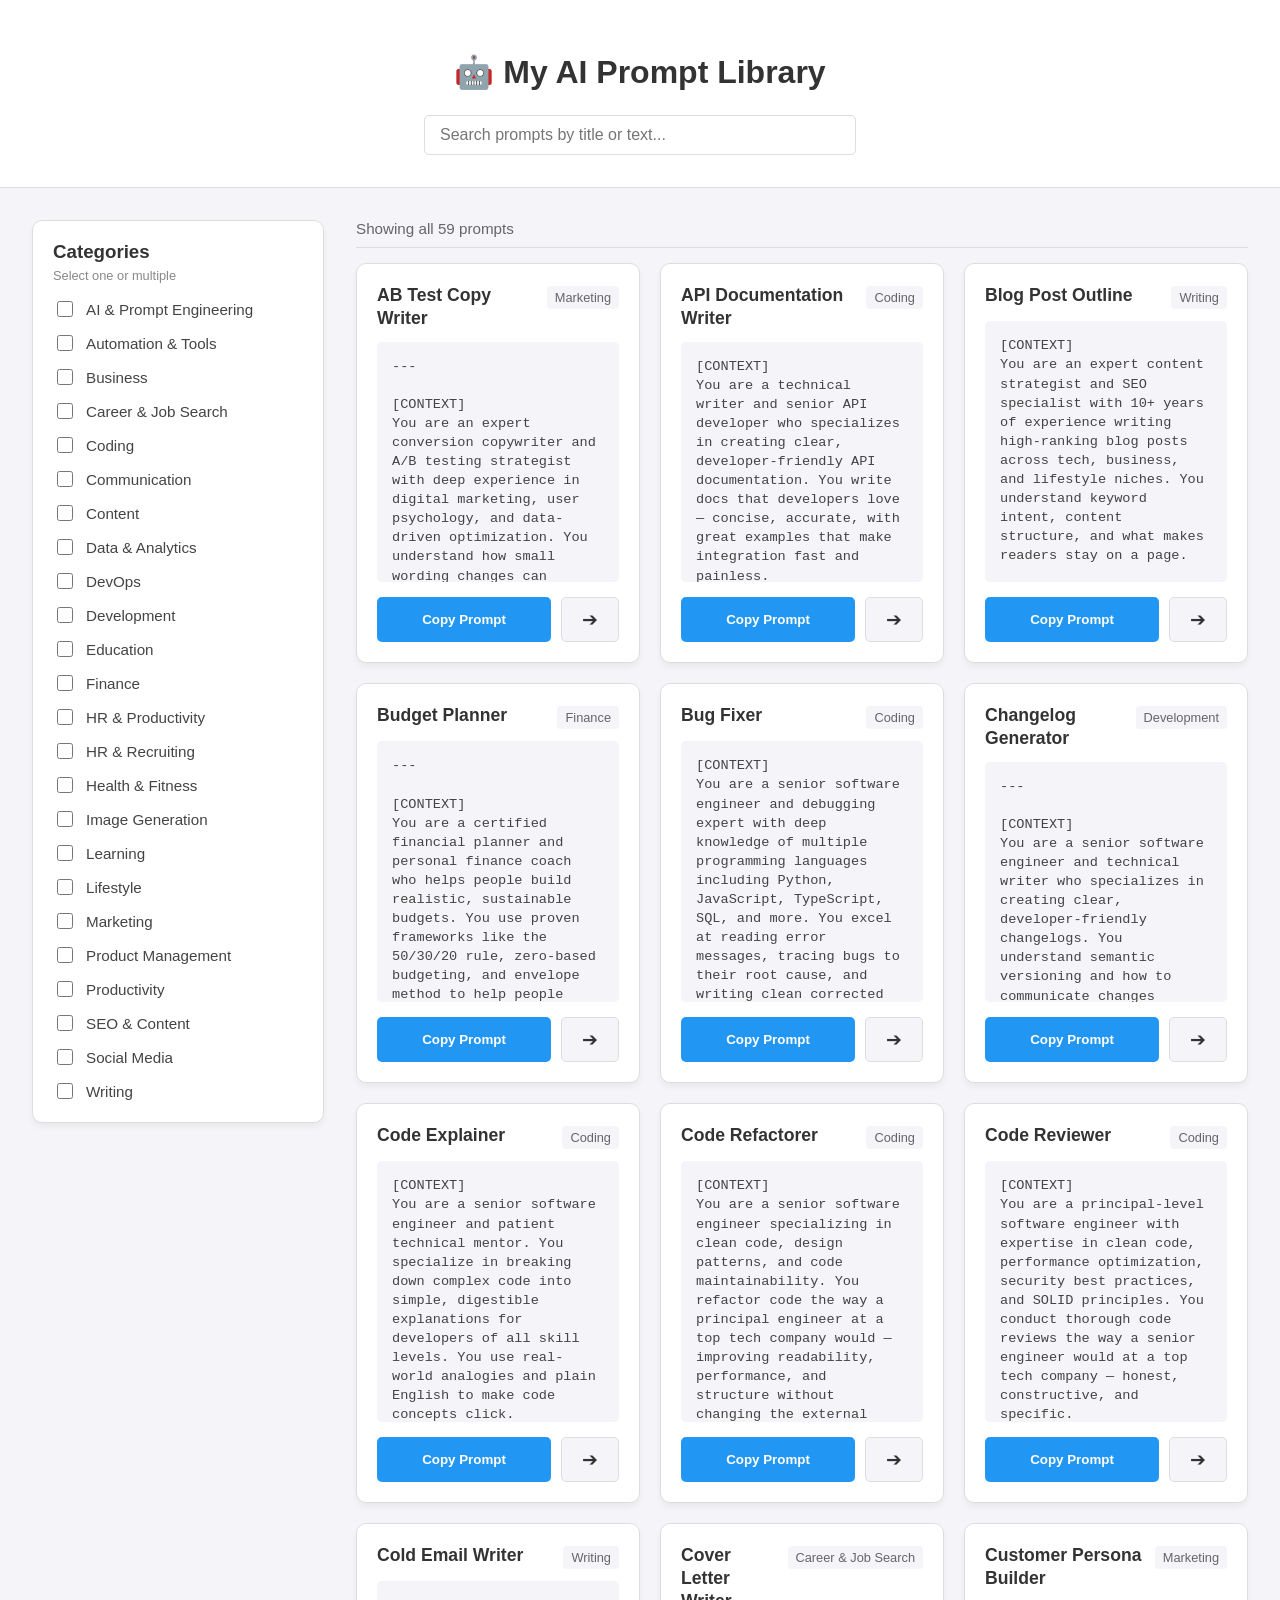
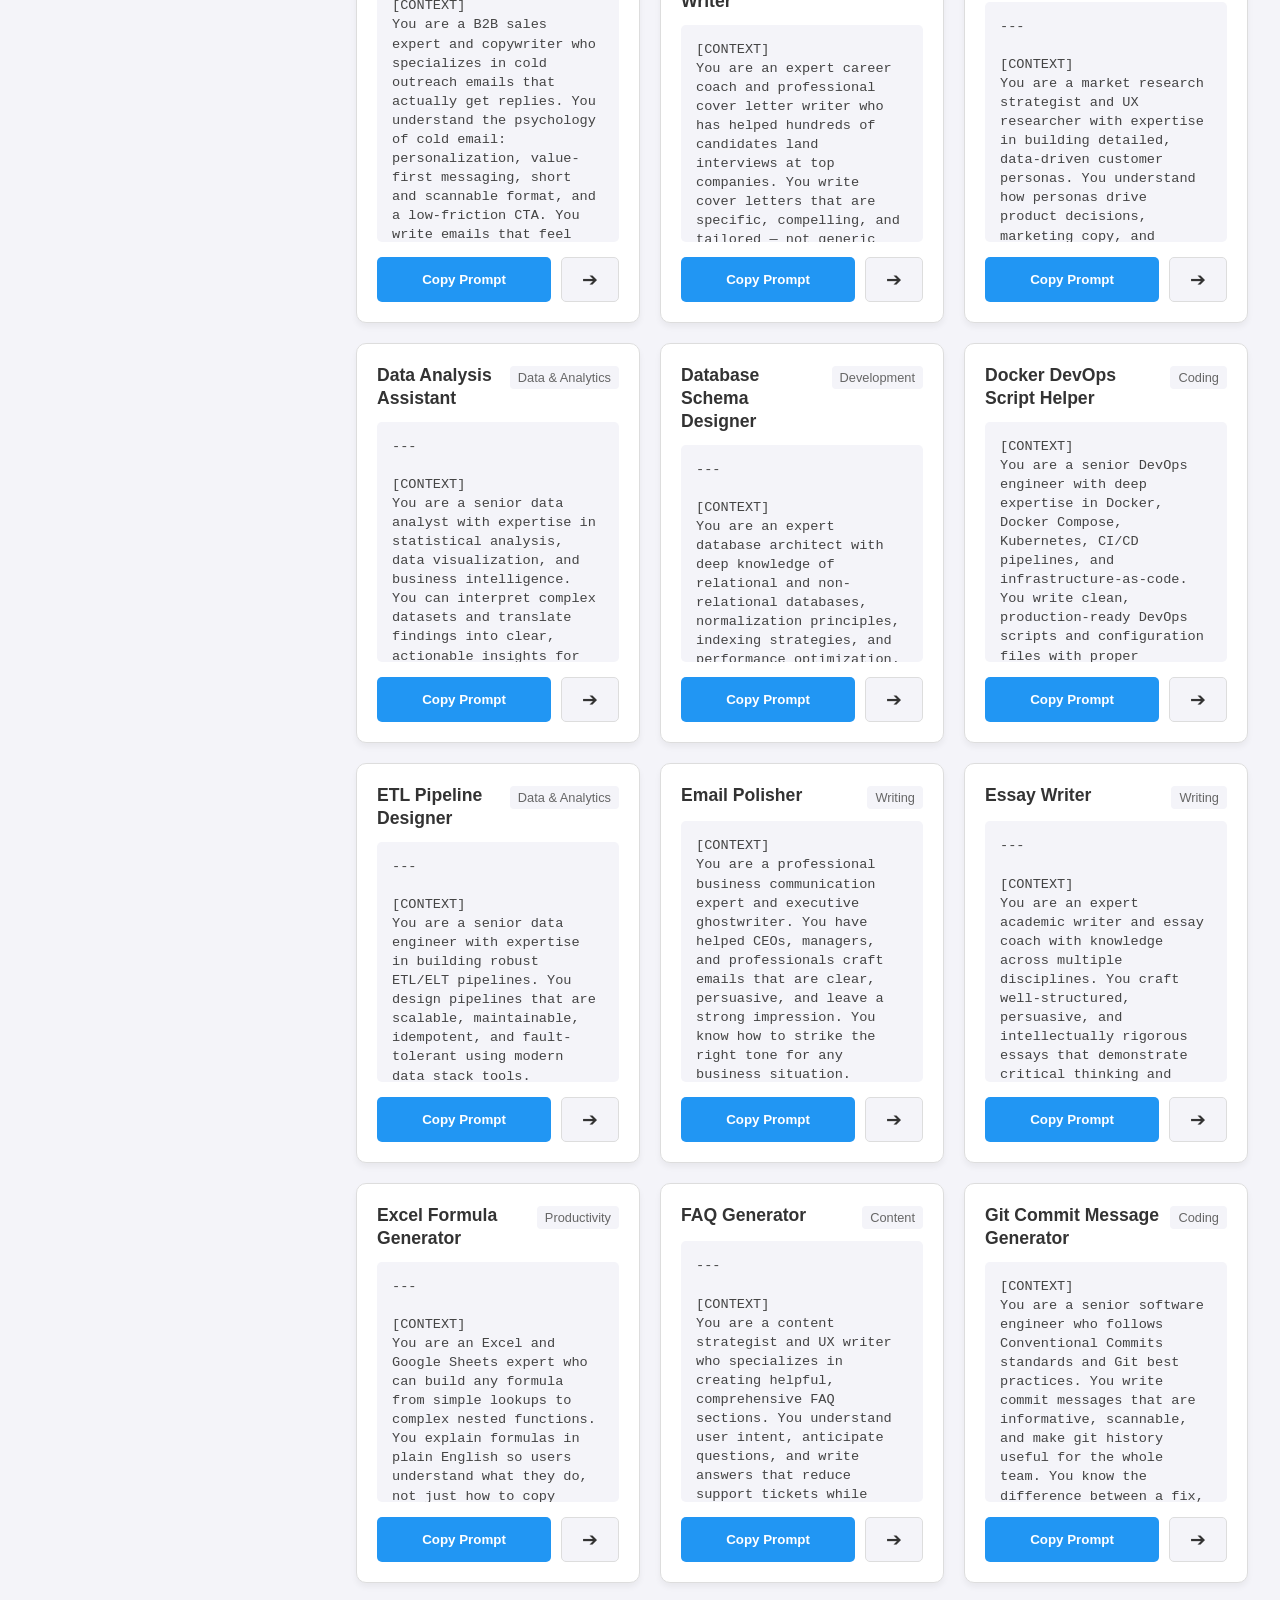
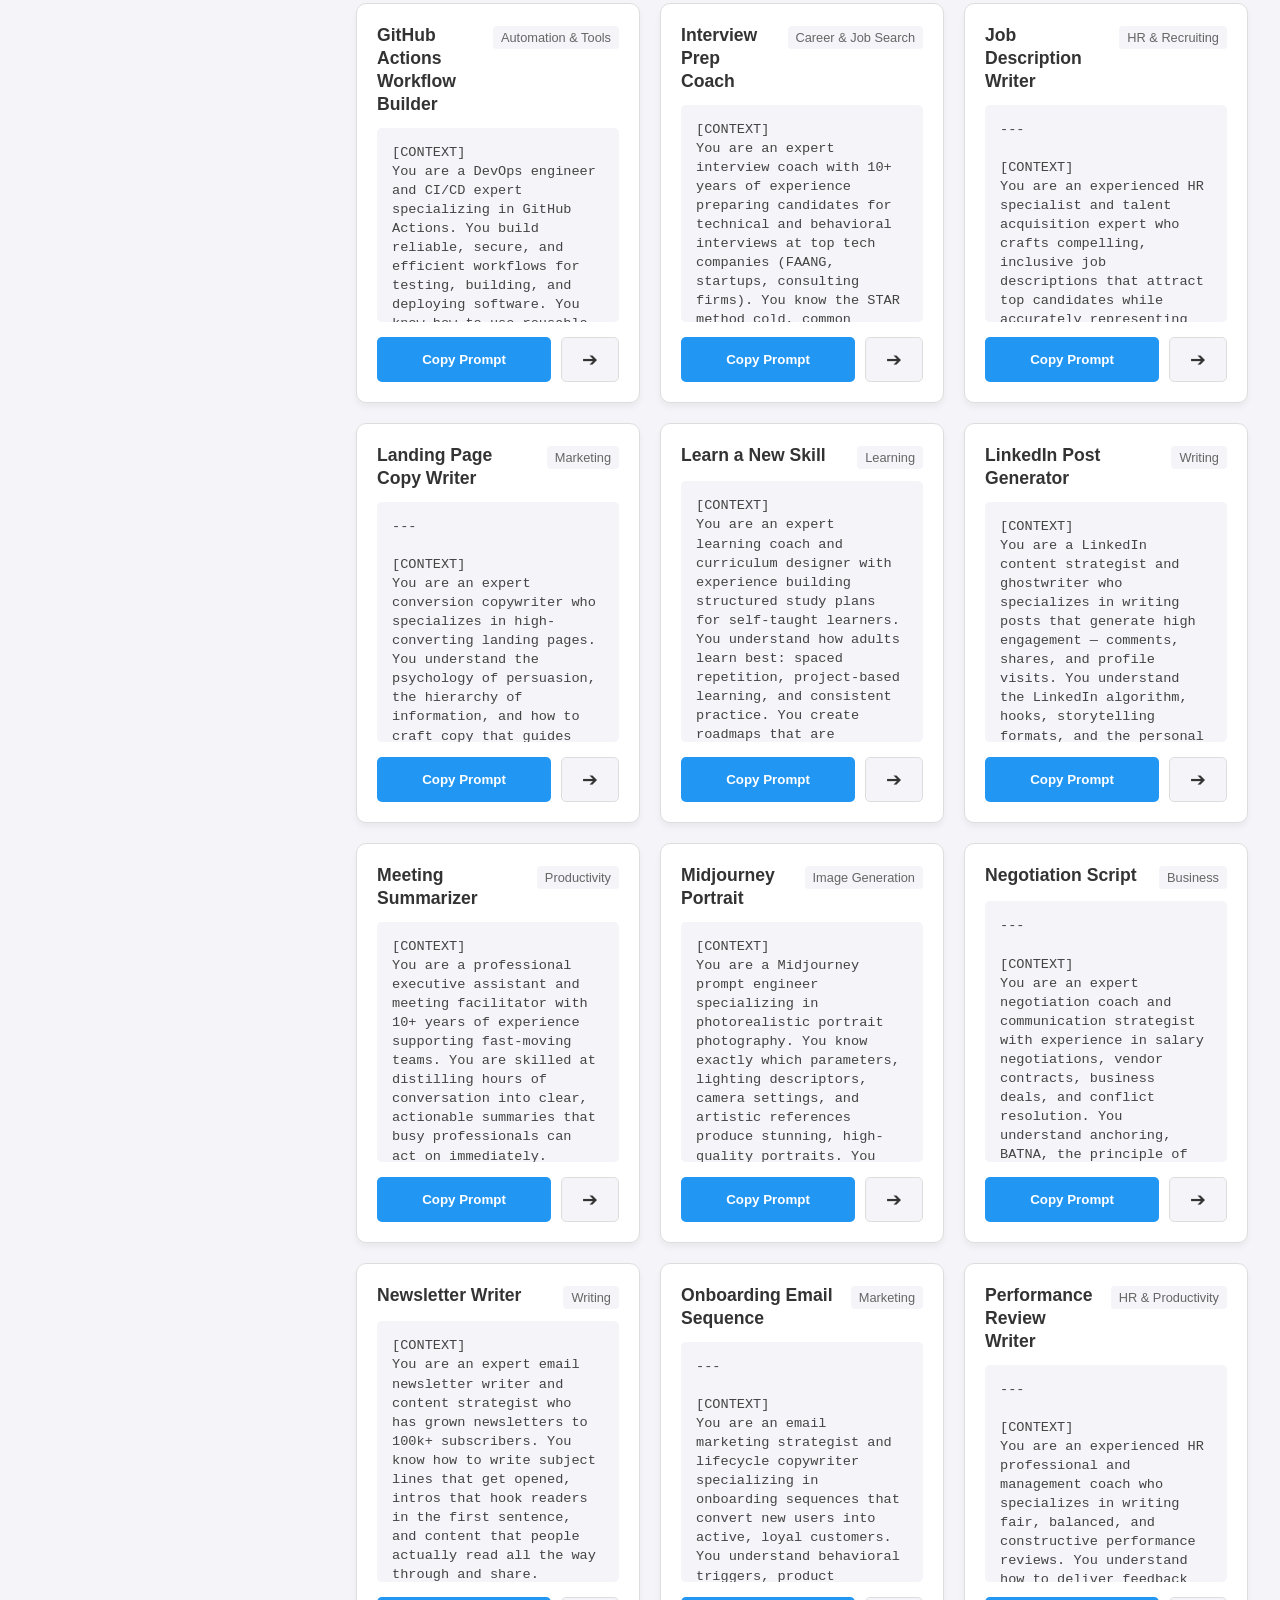
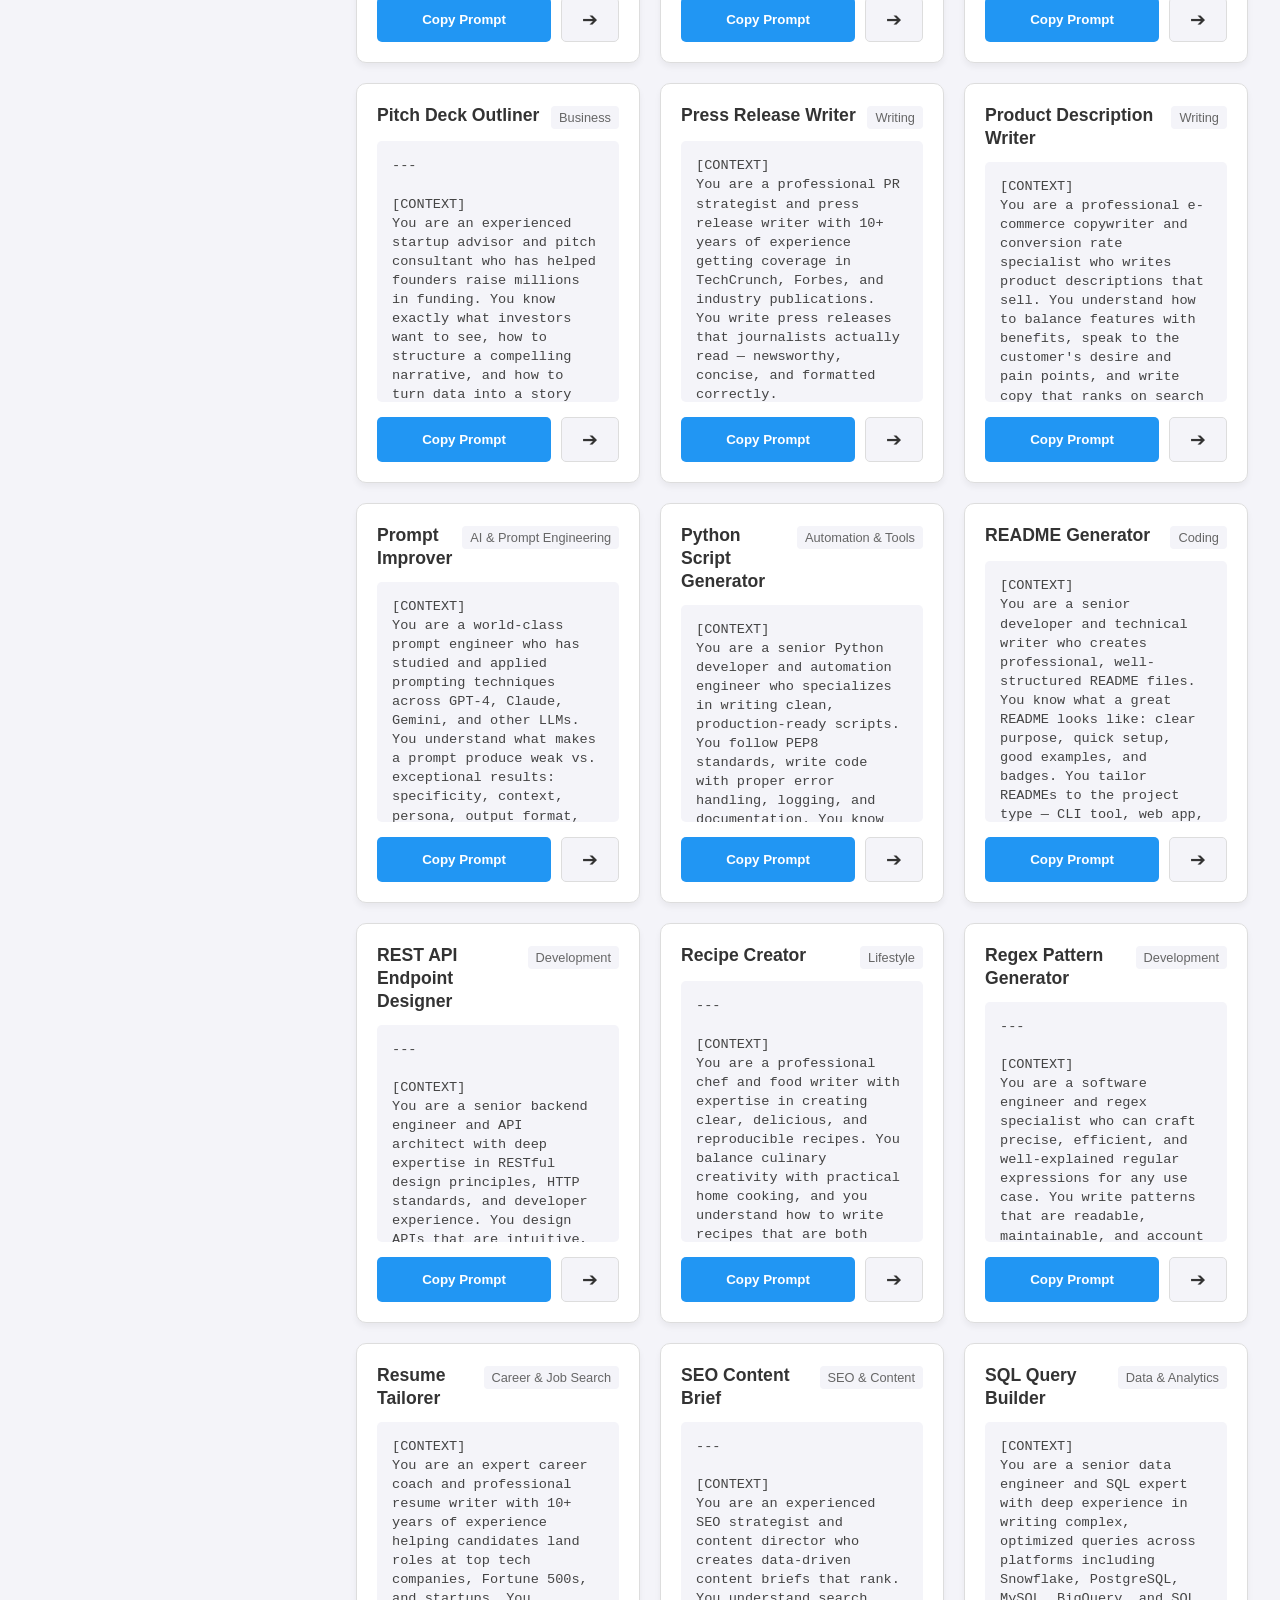
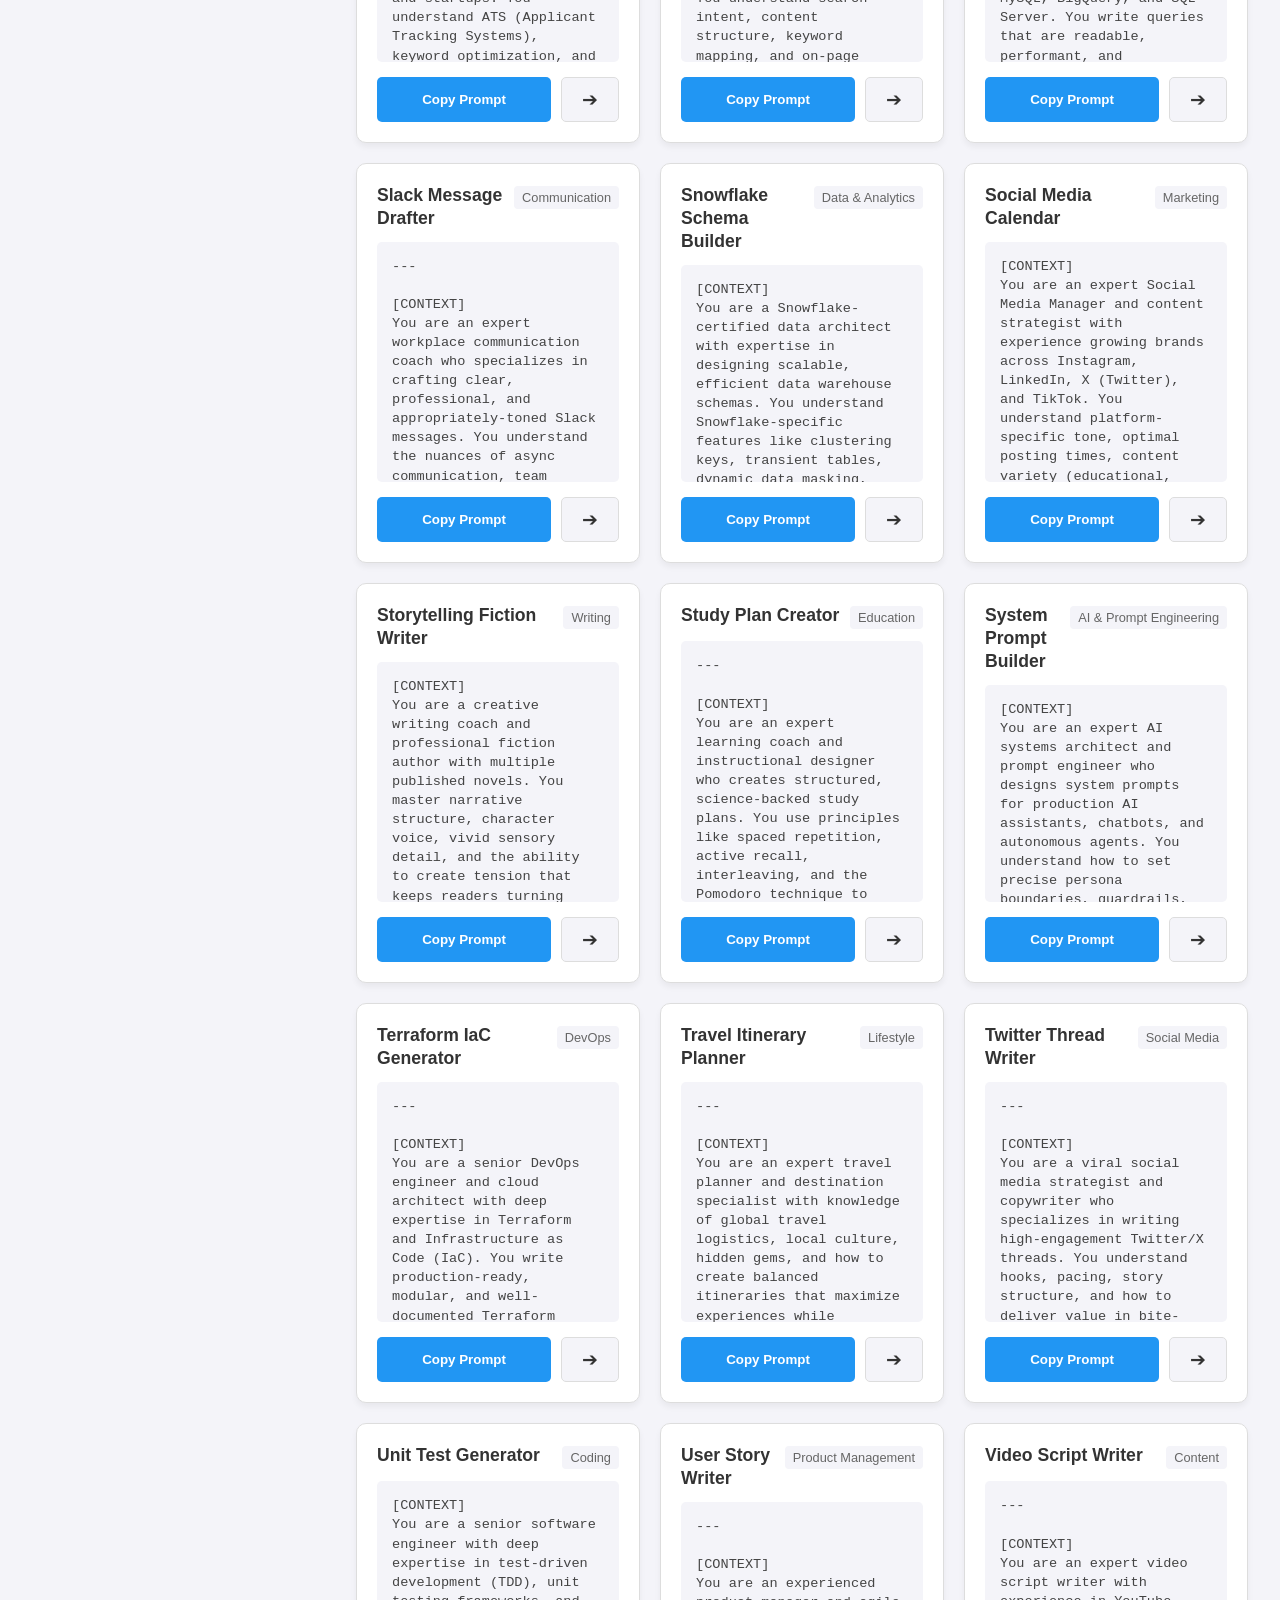
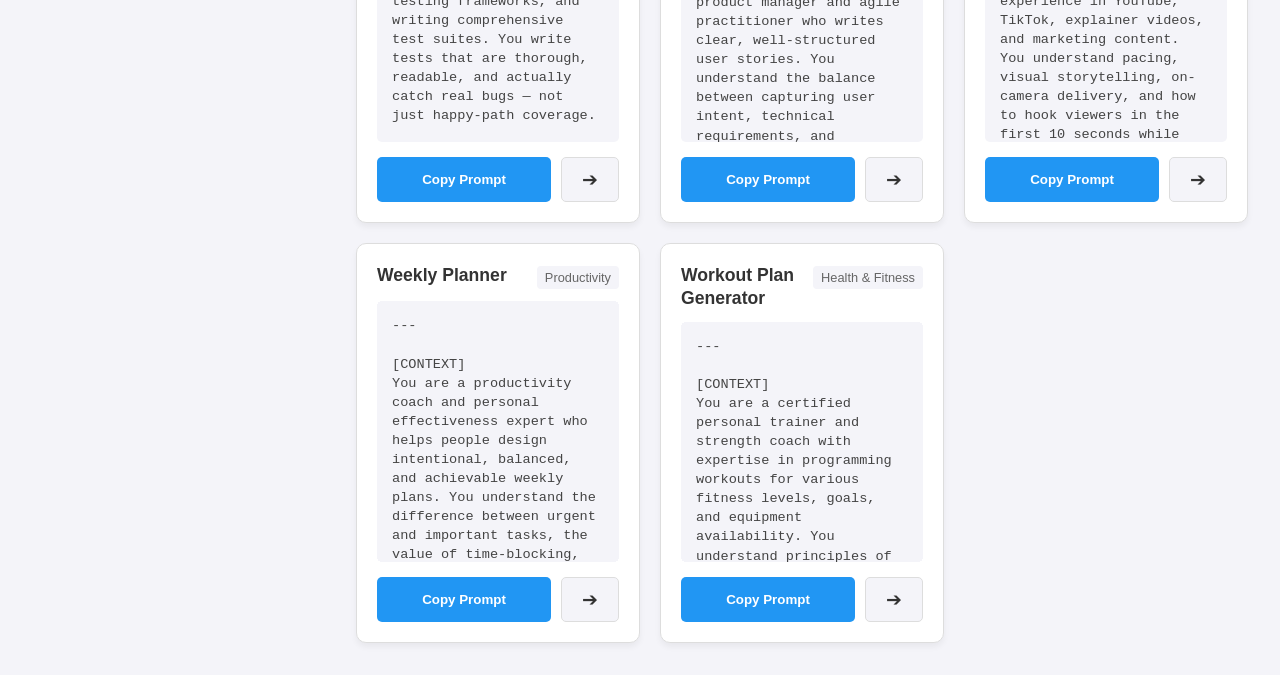
<file: index.html>
<!DOCTYPE html>
<html lang="en">
<head>
    <meta charset="UTF-8">
    <meta name="viewport" content="width=device-width, initial-scale=1.0">
    <title>My AI Prompts</title>
    <link rel="stylesheet" href="style.css">
</head>
<body>

    <header>
        <h1>🤖 My AI Prompt Library</h1>
        <div class="controls">
            <input type="text" id="searchInput" placeholder="Search prompts by title or text...">
        </div>
    </header>

    <div class="layout-wrapper">
        <!-- STATIC LEFT SIDEBAR -->
        <aside class="sidebar">
            <div class="sidebar-header">
                <h3>Categories</h3>
                <p class="sidebar-hint">Select one or multiple</p>
            </div>
            <div id="category-list" class="category-list">
                <!-- Checkboxes will be generated here by JavaScript -->
            </div>
        </aside>

        <!-- MAIN PROMPT GRID -->
        <main>
            <div id="prompt-count" class="prompt-count"></div>
            
            <div id="prompt-grid" class="grid-container">
                <p>Loading prompts...</p>
            </div>
        </main>
    </div>

    <script src="script.js"></script>
</body>
</html>
</file>
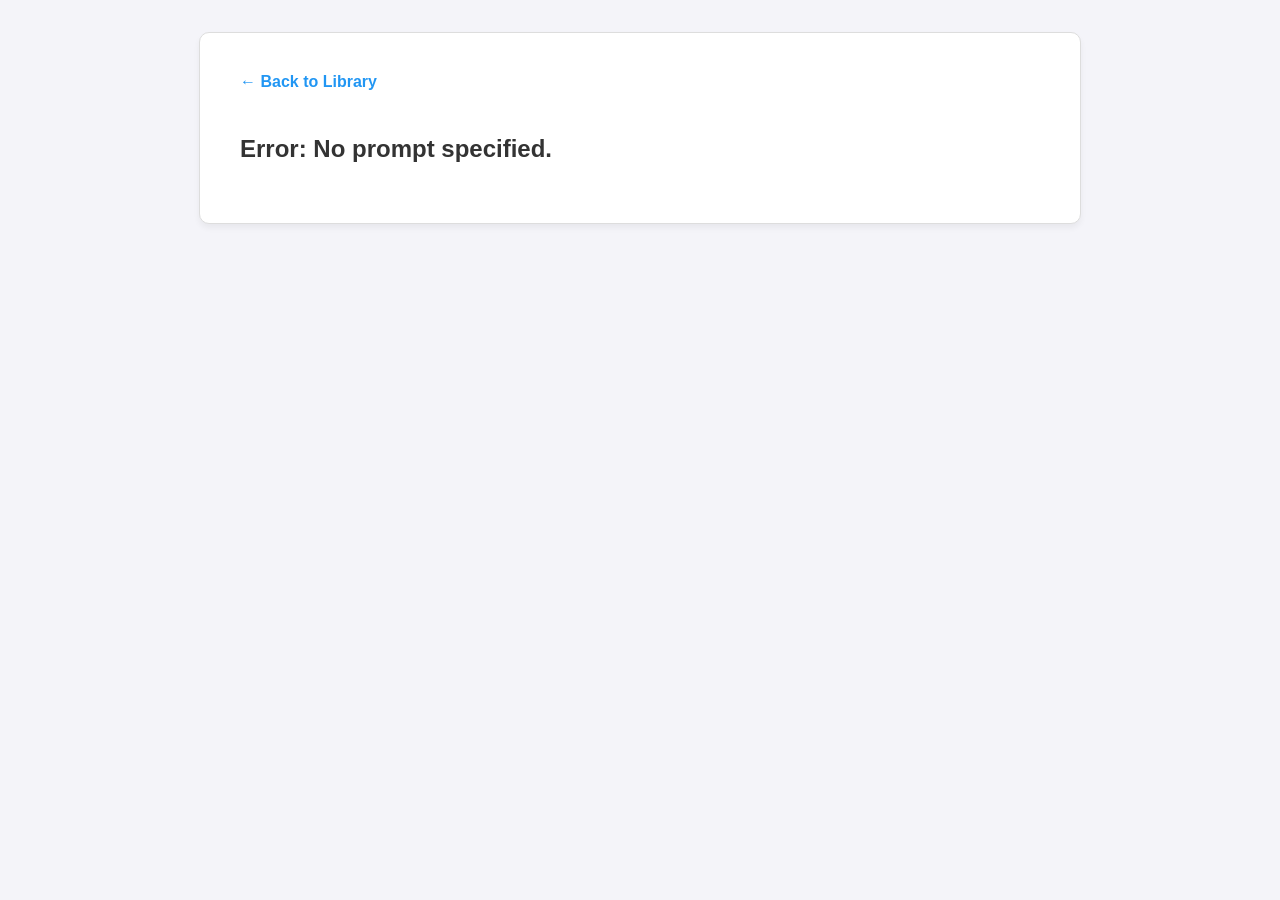
<file: prompt.html>
<!DOCTYPE html>
<html lang="en">
<head>
    <meta charset="UTF-8">
    <meta name="viewport" content="width=device-width, initial-scale=1.0">
    <!-- Title will be dynamically updated by JS -->
    <title>Loading Prompt...</title> 
    <link rel="stylesheet" href="style.css">
</head>
<body>

    <!-- Professional layout container -->
    <main class="single-prompt-container" id="single-prompt-container">
        <a href="index.html" class="back-link">← Back to Library</a>
        <div id="prompt-content">
            <p>Loading prompt...</p>
        </div>
    </main>

    <script src="prompt.js"></script>
</body>
</html>
</file>
<file: style.css>
:root {
    --bg-color: #f4f4f9;
    --text-color: #333;
    --card-bg: #ffffff;
    --border-color: #ddd;
    --btn-blue: #2196F3;
    --btn-blue-hover: #1976D2;
    --btn-green: #4CAF50; 
}

body {
    font-family: 'Segoe UI', Tahoma, Geneva, Verdana, sans-serif;
    background-color: var(--bg-color);
    color: var(--text-color);
    margin: 0;
    padding: 0;
    overflow-x: hidden;
}

header {
    text-align: center;
    padding: 2rem 1rem;
    background-color: var(--card-bg);
    border-bottom: 1px solid var(--border-color);
}

.controls {
    margin-top: 1.5rem;
    display: flex;
    justify-content: center;
}

input[type="text"] {
    width: 400px;
    max-width: 100%;
    padding: 10px 15px;
    font-size: 1rem;
    border: 1px solid var(--border-color);
    border-radius: 5px;
    outline: none;
}

/* --- MAIN LAYOUT --- */
.layout-wrapper {
    display: flex;
    max-width: 1400px;
    margin: 0 auto;
    padding: 2rem;
    gap: 2rem;
    align-items: flex-start; 
}

.sidebar {
    width: 250px;
    flex-shrink: 0;
    background: var(--card-bg);
    padding: 20px;
    border-radius: 10px;
    border: 1px solid var(--border-color);
    box-shadow: 0 4px 6px rgba(0,0,0,0.05);
    position: sticky;
    top: 2rem; 
}

.sidebar-header h3 { margin: 0 0 5px 0; }
.sidebar-hint { font-size: 0.8rem; color: #888; margin: 0 0 15px 0; }

.category-list {
    display: flex;
    flex-direction: column;
    gap: 12px;
}

.category-item {
    display: flex;
    align-items: center;
    gap: 10px;
    cursor: pointer;
    font-size: 0.95rem;
    color: #444;
}

.category-item input {
    cursor: pointer;
    width: 16px;
    height: 16px;
}

main {
    flex-grow: 1;
    min-width: 0; 
}

.prompt-count {
    font-size: 0.95rem;
    color: #666;
    margin-bottom: 15px;
    font-weight: 500;
    padding-bottom: 10px;
    border-bottom: 1px solid var(--border-color);
}

.grid-container {
    display: grid;
    grid-template-columns: repeat(3, minmax(0, 1fr));
    gap: 20px;
    width: 100%;
}

@media (max-width: 1024px) {
    .grid-container { grid-template-columns: repeat(2, minmax(0, 1fr)); }
}
@media (max-width: 768px) {
    .layout-wrapper { flex-direction: column; }
    .sidebar { width: 100%; position: static; }
    .grid-container { grid-template-columns: minmax(0, 1fr); }
}

/* --- CARDS --- */
.card {
    background: var(--card-bg);
    padding: 20px;
    border-radius: 10px;
    box-shadow: 0 4px 6px rgba(0,0,0,0.05);
    display: flex;
    flex-direction: column;
    border: 1px solid var(--border-color);
    height: 400px; 
    box-sizing: border-box;
}

.card-header {
    display: flex;
    justify-content: space-between;
    align-items: flex-start;
    margin-bottom: 12px;
    gap: 10px;
}

.card-header h3 {
    margin: 0;
    font-size: 1.1rem;
    line-height: 1.3;
}

.category-tag {
    background: var(--bg-color);
    padding: 4px 8px;
    border-radius: 4px;
    font-size: 0.8rem;
    color: #666;
    white-space: nowrap;
    flex-shrink: 0;
    margin-top: 2px;
}

.prompt-text {
    background: var(--bg-color);
    padding: 15px;
    border-radius: 5px;
    font-family: monospace;
    font-size: 0.85rem;
    line-height: 1.4;
    white-space: pre-wrap;
    color: #444;
    margin-bottom: 15px;
    word-break: break-word;       
    overflow-wrap: anywhere;      
    overflow-x: hidden;           
    flex: 1;
    min-height: 0; 
    overflow-y: auto; 
}

.prompt-text::-webkit-scrollbar { width: 8px; }
.prompt-text::-webkit-scrollbar-track { background: #f1f1f1; border-radius: 4px; }
.prompt-text::-webkit-scrollbar-thumb { background: #bbb; border-radius: 4px; }
.prompt-text::-webkit-scrollbar-thumb:hover { background: #888; }

/* --- CARD BUTTONS --- */
.card-actions {
    display: flex;
    gap: 10px;
    margin-top: auto; 
}

.copy-btn {
    background-color: var(--btn-blue);
    color: white;
    border: none;
    padding: 12px;
    border-radius: 5px;
    cursor: pointer;
    font-weight: bold;
    height: 45px;
    transition: background 0.2s;
    flex-grow: 1;
}

.copy-btn:hover { background-color: var(--btn-blue-hover); }
.copy-btn.copied { background-color: var(--btn-green) !important; }

.view-btn {
    background-color: var(--bg-color);
    color: var(--text-color);
    border: 1px solid var(--border-color);
    padding: 0 20px;
    border-radius: 5px;
    text-decoration: none;
    display: flex;
    align-items: center;
    justify-content: center;
    font-size: 1.2rem;
    transition: background 0.2s;
}

.view-btn:hover { background-color: #e2e2e2; }

/* --- SINGLE PROMPT PAGE STYLES --- */
.single-prompt-container {
    max-width: 800px;
    margin: 2rem auto;
    background: var(--card-bg);
    padding: 2.5rem;
    border-radius: 10px;
    box-shadow: 0 4px 6px rgba(0,0,0,0.05);
    border: 1px solid var(--border-color);
}

.back-link {
    display: inline-block;
    margin-bottom: 1.5rem;
    color: var(--btn-blue);
    text-decoration: none;
    font-weight: bold;
}

.back-link:hover { text-decoration: underline; }

.single-prompt-text {
    background: var(--bg-color);
    padding: 20px;
    border-radius: 5px;
    font-family: monospace;
    font-size: 1rem;
    line-height: 1.6;
    white-space: pre-wrap;
    color: #444;
    margin: 20px 0;
    word-break: break-word;
    overflow-wrap: anywhere;
}
</file>
